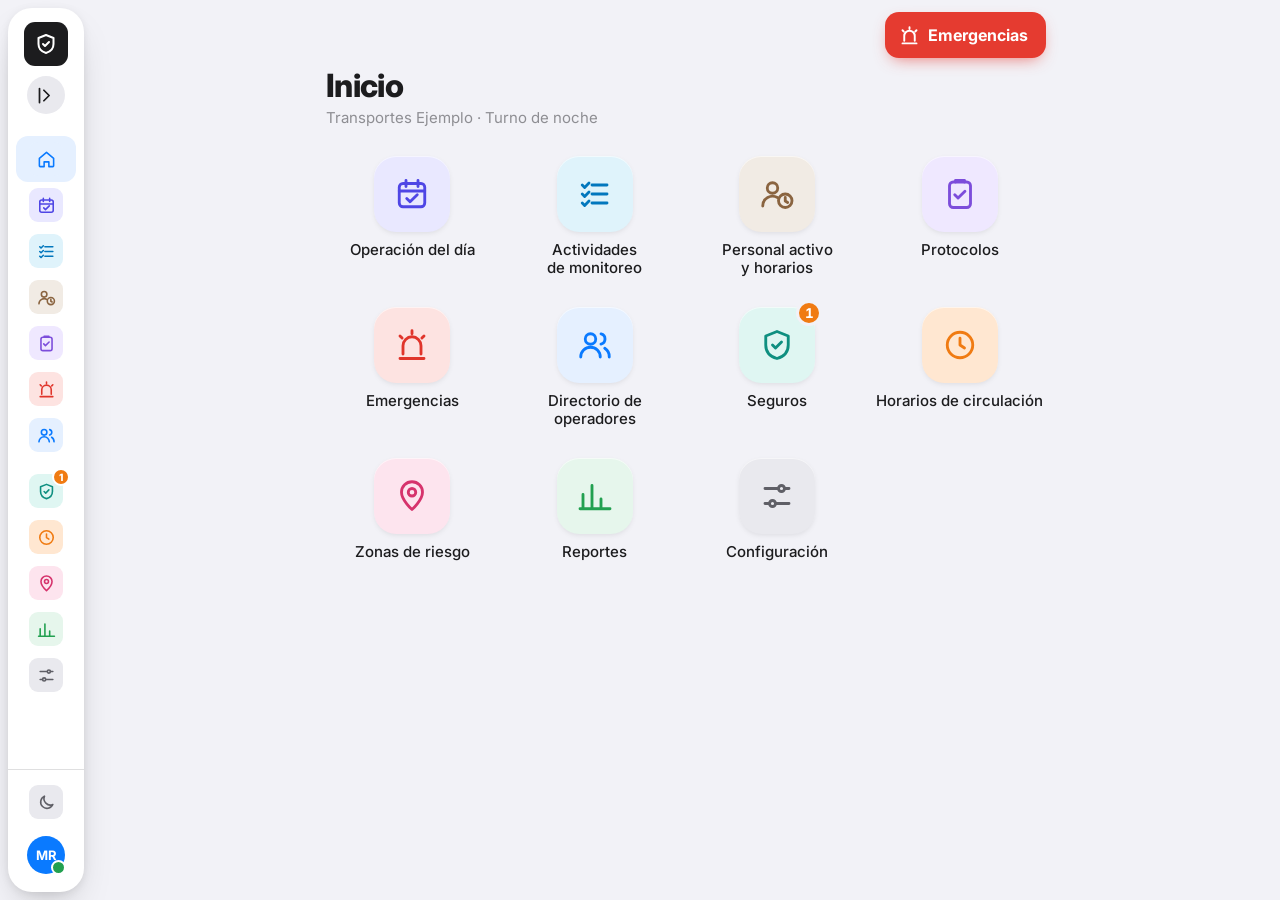
<file: app/index.html>
<!doctype html>
<html lang="es">
<head>
<meta charset="utf-8">
<meta name="viewport" content="width=device-width,initial-scale=1,viewport-fit=cover">
<title>Centinela</title>
<meta name="description" content="Protocolos, emergencias, seguros, horarios y zonas de riesgo para el monitoreo.">
<meta name="theme-color" content="#f2f2f7">
<meta name="apple-mobile-web-app-capable" content="yes">
<meta name="mobile-web-app-capable" content="yes">
<meta name="apple-mobile-web-app-status-bar-style" content="black-translucent">
<meta name="apple-mobile-web-app-title" content="Centinela">
<link rel="manifest" href="manifest.webmanifest">
<link rel="icon" href="icons/icon-192.png" type="image/png">
<link rel="apple-touch-icon" href="icons/apple-touch-icon.png">
<link rel="preconnect" href="https://fonts.googleapis.com">
<link rel="preconnect" href="https://fonts.gstatic.com" crossorigin>
<link rel="stylesheet" href="https://fonts.googleapis.com/css2?family=Inter:wght@400;500;600;700;800&display=swap">
<link rel="stylesheet" href="styles.css">
</head>
<body>
<div class="app" id="app">
  <main class="view" id="view" aria-live="polite"></main>
  <div class="scrim" data-a="close"></div>
  <nav class="drawer" id="drawer" aria-label="Menú principal"></nav>
  <div class="sheet-scrim" data-a="sheetclose"></div>
  <div class="sheet" id="sheet" role="dialog" aria-modal="true" aria-label="Confirmación"><div class="grab"></div><div class="sheet-c"></div><button class="cancel" data-a="sheetclose">Cancelar</button></div>
  <div class="toast" id="toast" role="status" aria-live="polite"></div>
</div>
<noscript>Centinela necesita JavaScript para funcionar.</noscript>
<script src="data.js"></script>
<script src="directorio.js"></script>
<script src="app.js"></script>
</body>
</html>
</file>
<file: app/styles.css>
/* Centinela · estilos v2
   Fondo claro y superficies blancas en listas agrupadas, al estilo de las apps del sistema.
   El color se reserva para prioridades, iconos de evento y el botón de Emergencias. */
:root{
  --bg:#f2f2f7; --surface:#ffffff; --surface-2:#f2f2f7; --fill:#e9e9ee;
  --ink:#1c1c1e; --ink-2:#5f5f66; --ink-3:#8e8e93; --sep:rgba(60,60,67,.16);
  --accent:#0a7aff; --on-accent:#ffffff; --accent-bg:#e5f0ff;
  --crit:#e0352b; --crit-ink:#b4231b; --crit-bg:#fdecea; --crit-tile:#fde3e1;
  --high:#f07b12; --high-ink:#a84f00; --high-bg:#fff2e5; --high-tile:#ffe7d1;
  --med:#e9b100; --med-ink:#7d5f00; --med-bg:#fff8dc; --med-tile:#fff1c2;
  --ok:#22a050; --ok-ink:#16733a; --ok-bg:#e6f6ec;
  --info:#0a7aff; --info-bg:#e5f0ff;
  --sos:#e53b30; --on-sos:#ffffff;
  --shadow:0 1px 2px rgba(0,0,0,.05),0 2px 10px -4px rgba(0,0,0,.08);
  --shadow-lg:0 18px 40px -16px rgba(0,0,0,.28),0 2px 8px rgba(0,0,0,.08);
  --scrim:rgba(0,0,0,.28); --focus:#0a7aff;
  --f:-apple-system,BlinkMacSystemFont,"SF Pro Text","Inter","Segoe UI",Roboto,system-ui,sans-serif;
  --ease:cubic-bezier(.22,.8,.26,1);
  --st:env(safe-area-inset-top,0px); --sb:env(safe-area-inset-bottom,0px);
  --sl:env(safe-area-inset-left,0px); --sr:env(safe-area-inset-right,0px);
}
@media (prefers-color-scheme:dark){:root:not([data-theme="light"]){
  --bg:#000000; --surface:#1c1c1e; --surface-2:#2c2c2e; --fill:#2c2c2e;
  --ink:#f5f5f7; --ink-2:#b4b4ba; --ink-3:#8e8e93; --sep:rgba(84,84,88,.6);
  --accent:#0a84ff; --accent-bg:#0b2a4d;
  --crit:#ff453a; --crit-ink:#ff8a82; --crit-bg:#3a1513; --crit-tile:#3d1714;
  --high:#ff9f0a; --high-ink:#ffbd5c; --high-bg:#33220a; --high-tile:#3a2709;
  --med:#ffd60a; --med-ink:#ffe066; --med-bg:#2f2a08; --med-tile:#363008;
  --ok:#30d158; --ok-ink:#5fe07f; --ok-bg:#0f2e18; --info:#0a84ff; --info-bg:#0b2a4d;
  --sos:#ff453a; --shadow:0 0 0 1px rgba(255,255,255,.04); --shadow-lg:0 18px 40px -16px rgba(0,0,0,.8);
  --scrim:rgba(0,0,0,.55); --focus:#0a84ff; color-scheme:dark}}
:root[data-theme="dark"]{
  --bg:#000000; --surface:#1c1c1e; --surface-2:#2c2c2e; --fill:#2c2c2e;
  --ink:#f5f5f7; --ink-2:#b4b4ba; --ink-3:#8e8e93; --sep:rgba(84,84,88,.6);
  --accent:#0a84ff; --accent-bg:#0b2a4d;
  --crit:#ff453a; --crit-ink:#ff8a82; --crit-bg:#3a1513; --crit-tile:#3d1714;
  --high:#ff9f0a; --high-ink:#ffbd5c; --high-bg:#33220a; --high-tile:#3a2709;
  --med:#ffd60a; --med-ink:#ffe066; --med-bg:#2f2a08; --med-tile:#363008;
  --ok:#30d158; --ok-ink:#5fe07f; --ok-bg:#0f2e18; --info:#0a84ff; --info-bg:#0b2a4d;
  --sos:#ff453a; --shadow:0 0 0 1px rgba(255,255,255,.04); --shadow-lg:0 18px 40px -16px rgba(0,0,0,.8);
  --scrim:rgba(0,0,0,.55); --focus:#0a84ff; color-scheme:dark}

*{box-sizing:border-box}
html,body{height:100%}
body{margin:0;background:var(--bg);color:var(--ink);font-family:var(--f);font-size:15px;line-height:1.4;-webkit-text-size-adjust:100%;-webkit-font-smoothing:antialiased;overscroll-behavior:none}
button,input,select,textarea{font:inherit;color:inherit}
button{cursor:pointer;-webkit-tap-highlight-color:transparent}
a{color:inherit;-webkit-tap-highlight-color:transparent}
:focus-visible{outline:2px solid var(--focus);outline-offset:2px}
.num{font-variant-numeric:tabular-nums}
[hidden]{display:none!important}

.app{position:fixed;inset:0;background:var(--bg);overflow:hidden;isolation:isolate}
.app.big{zoom:1.14}
.view{position:absolute;inset:0;overflow-y:auto;-webkit-overflow-scrolling:touch;
  padding:calc(var(--st) + 8px) max(16px,var(--sr)) calc(var(--sb) + 48px) max(16px,var(--sl));
  transition:opacity .15s var(--ease),transform .15s var(--ease)}
.view.enter{opacity:0;transform:translateY(5px)}
.wrap{max-width:720px;margin:0 auto}

/* Superficies */
.glass,.opaque,.card{background:var(--surface);box-shadow:var(--shadow);border:0}

/* Iconos: cuadro con tinte suave y glifo de color */
.ic{--tb:var(--fill);--tf:var(--ink-2);flex:none;width:34px;height:34px;border-radius:9px;display:grid;place-items:center;background:var(--tb);color:var(--tf);position:relative}
.ic svg{width:19px;height:19px}
.ic.lg{width:44px;height:44px;border-radius:11px}.ic.lg svg{width:24px;height:24px}
.t-crit,.c-alert,.c-sos{--tb:var(--crit-tile);--tf:var(--crit)}
.t-high,.c-time{--tb:var(--high-tile);--tf:var(--high)}
.t-med{--tb:var(--med-tile);--tf:var(--med-ink)}
.c-zone{--tb:#fde4ee;--tf:#d6336c}
.c-unit,.c-home{--tb:var(--accent-bg);--tf:var(--accent)}
.c-proto{--tb:#efe8ff;--tf:#7c4ddb}
.c-ins{--tb:#dff6f2;--tf:#0f8f80}
.c-log{--tb:#f1ebe4;--tf:#8a6440}
.c-rep{--tb:var(--ok-bg);--tf:var(--ok)}
.c-cfg{--tb:var(--fill);--tf:var(--ink-2)}
.c-brand{--tb:#1c1c1e;--tf:#ffffff}
.c-act{--tb:#dff3fb;--tf:#0277bd}
.c-op{--tb:#e9e8ff;--tf:#4f46e5}
:root[data-theme="dark"] .c-zone{--tb:#3a1424;--tf:#ff6b9a}
:root[data-theme="dark"] .c-proto{--tb:#2a1f45;--tf:#b39bff}
:root[data-theme="dark"] .c-ins{--tb:#0f2f2b;--tf:#4fd1c0}
:root[data-theme="dark"] .c-log{--tb:#33281d;--tf:#d2a77c}
:root[data-theme="dark"] .c-brand{--tb:#f5f5f7;--tf:#1c1c1e}
:root[data-theme="dark"] .c-act{--tb:#0d2c3a;--tf:#5cc8f5}
:root[data-theme="dark"] .c-op{--tb:#24224d;--tf:#a5a1ff}
@media (prefers-color-scheme:dark){:root:not([data-theme="light"]) .c-zone{--tb:#3a1424;--tf:#ff6b9a}
  :root:not([data-theme="light"]) .c-proto{--tb:#2a1f45;--tf:#b39bff}
  :root:not([data-theme="light"]) .c-ins{--tb:#0f2f2b;--tf:#4fd1c0}
  :root:not([data-theme="light"]) .c-log{--tb:#33281d;--tf:#d2a77c}
  :root:not([data-theme="light"]) .c-brand{--tb:#f5f5f7;--tf:#1c1c1e}
  :root:not([data-theme="light"]) .c-act{--tb:#0d2c3a;--tf:#5cc8f5}
  :root:not([data-theme="light"]) .c-op{--tb:#24224d;--tf:#a5a1ff}}

.btn-ic{width:42px;height:42px;border-radius:12px;display:grid;place-items:center;border:0;background:var(--surface);box-shadow:var(--shadow);position:relative;flex:none;color:var(--ink);text-decoration:none}
.btn-ic svg{width:21px;height:21px}
.badge{position:absolute;top:-5px;right:-5px;min-width:20px;height:20px;padding:0 5px;border-radius:10px;background:var(--crit);color:#fff;font-size:11.5px;font-weight:700;display:grid;place-items:center;border:2px solid var(--bg)}

/* Encabezado con título grande */
.topbar{display:grid;gap:10px;padding:4px 0 2px}
.topbar .bar{display:flex;align-items:center;justify-content:space-between;gap:12px}
.topbar .t{min-width:0}
.topbar h1{font-size:32px;line-height:1.1;font-weight:800;letter-spacing:-.02em;margin:0;text-wrap:balance}
.topbar small{display:block;color:var(--ink-3);font-size:15px;margin-top:4px}
.sos{display:flex;align-items:center;gap:8px;height:46px;padding:0 18px 0 14px;border-radius:14px;border:0;background:var(--sos);color:var(--on-sos);font-weight:700;font-size:16px;flex:none;
  box-shadow:0 6px 16px -6px color-mix(in srgb,var(--sos) 70%,transparent)}
.sos svg{width:21px;height:21px}
.sos:active{transform:scale(.97)}
@media (min-width:768px){.topbar .bar{justify-content:flex-end}}

.search{display:flex;align-items:center;gap:8px;margin-top:12px;padding:0 12px;height:44px;border-radius:12px;background:var(--fill);box-shadow:none}
.search svg{width:18px;height:18px;color:var(--ink-3);flex:none}
.search input{flex:1;min-width:0;border:0;background:none;outline:none;font-size:16px}
.search input::placeholder{color:var(--ink-3)}
.search:focus-within{outline:2px solid var(--focus);outline-offset:1px}

/* Control segmentado */
.tabs{display:flex;gap:2px;padding:3px;border-radius:12px;margin-top:12px;background:var(--fill);box-shadow:none}
.tabs button{flex:1;min-width:0;border:0;background:none;min-height:38px;border-radius:9px;font-weight:600;font-size:14px;color:var(--ink);display:flex;align-items:center;justify-content:center;gap:5px;white-space:nowrap;padding:0 4px}
.tabs button[aria-selected="true"],.tabs button[aria-pressed="true"]{background:var(--accent);color:var(--on-accent);box-shadow:0 1px 3px rgba(0,0,0,.15)}
.tabs .cnt{background:rgba(0,0,0,.08)}
.tabs [aria-selected="true"] .cnt,.tabs [aria-pressed="true"] .cnt{background:rgba(255,255,255,.25);color:#fff}
.pills{display:flex;gap:8px;overflow-x:auto;margin:12px -16px 0;padding:0 16px 2px;scrollbar-width:none}
.pills::-webkit-scrollbar{display:none}
.pills button{flex:none;min-height:36px;padding:0 14px;border-radius:999px;border:0;background:var(--surface);box-shadow:var(--shadow);font-weight:600;font-size:14px;color:var(--ink-2);display:flex;gap:6px;align-items:center}
.pills button[aria-pressed="true"],.pills button[aria-selected="true"]{background:var(--ink);color:var(--surface)}

/* Estado */
.pulse{display:flex;flex-wrap:wrap;gap:6px;margin-top:10px}
.chip{display:inline-flex;align-items:center;gap:6px;padding:5px 10px;border-radius:999px;font-size:12.5px;font-weight:600;background:var(--surface);box-shadow:var(--shadow);color:var(--ink-2)}
.chip.demo{background:var(--info-bg);color:var(--info);box-shadow:none}
.dot{width:8px;height:8px;border-radius:50%;background:var(--ok);flex:none}
.dot.off{background:var(--crit)}

/* Indicadores */
.kpis{display:grid;grid-template-columns:1fr 1fr;gap:10px;margin-top:14px}
@media (min-width:640px){.kpis{grid-template-columns:repeat(4,1fr)}}
.kpi{border-radius:16px;padding:14px;display:flex;flex-direction:column;gap:10px;text-decoration:none;color:inherit;background:var(--surface);box-shadow:var(--shadow);min-height:124px}
.kpi .top{display:flex;justify-content:space-between;align-items:flex-start;gap:6px}
.kpi .v{font-size:30px;font-weight:800;line-height:1;letter-spacing:-.02em}
.kpi .l{font-size:14px;font-weight:600;line-height:1.25}
.kpi .s{font-size:12.5px;color:var(--ink-3)}
.kpi.is-crit .v{color:var(--crit)}
.kpi.is-high .v{color:var(--high)}

/* Etiquetas de prioridad y estado: texto + color */
.pr{display:inline-flex;align-items:center;gap:4px;font-size:11px;font-weight:700;letter-spacing:.04em;text-transform:uppercase;padding:3px 7px;border-radius:6px;white-space:nowrap;line-height:1.3}
.pr svg{width:12px;height:12px;flex:none}
.pr-crit{background:var(--crit-bg);color:var(--crit-ink)}
.pr-high{background:var(--high-bg);color:var(--high-ink)}
.pr-med{background:var(--med-bg);color:var(--med-ink)}
.pr-ok{background:var(--ok-bg);color:var(--ok-ink)}
.pr-info{background:var(--info-bg);color:var(--info)}
.pr-off{background:var(--crit-bg);color:var(--crit-ink)}
.pr-muted{background:var(--fill);color:var(--ink-2)}

/* Encabezado de grupo */
.grp-h{display:flex;align-items:center;gap:8px;margin:22px 4px 8px;font-size:13px;font-weight:700;letter-spacing:.04em;text-transform:uppercase;color:var(--ink-2)}
.grp-h .pdot{width:10px;height:10px;border-radius:50%;flex:none}
.grp-h .n{margin-left:auto;font-weight:600;letter-spacing:0;text-transform:none;color:var(--ink-3)}
.pdot.crit{background:var(--crit)}.pdot.high{background:var(--high)}.pdot.med{background:var(--med)}.pdot.none{background:var(--ink-3)}
.sec-h{display:flex;justify-content:space-between;align-items:baseline;gap:10px;margin:22px 4px 8px}
.sec-h h2{font-size:13px;font-weight:700;letter-spacing:.04em;text-transform:uppercase;color:var(--ink-2);margin:0}
.sec-h span{font-size:13px;color:var(--ink-3)}

/* Lista agrupada */
.group{background:var(--surface);border-radius:14px;box-shadow:var(--shadow);overflow:hidden}
.list{display:grid;gap:0}
.li{display:flex;align-items:center;gap:12px;padding:12px 14px;min-height:64px;text-decoration:none;color:inherit;position:relative;width:100%;text-align:left;background:none;border:0}
.li+.li::before,.li+[hidden]+.li::before{content:"";position:absolute;top:0;left:72px;right:0;height:1px;background:var(--sep);transform:scaleY(.6)}
.li:active{background:var(--fill)}
.li .ic{width:44px;height:44px;border-radius:11px}.li .ic svg{width:24px;height:24px}
.li .body{flex:1;min-width:0}
.li .ttl{display:block;font-size:16px;font-weight:600;line-height:1.25}
.li .sub{display:block;font-size:13.5px;color:var(--ink-3);margin-top:2px}
.li .tags{display:flex;gap:6px;flex-wrap:wrap;margin-top:5px}
.li .end{display:flex;align-items:center;gap:6px;color:var(--ink-3);font-size:13px;flex:none}
.chev{width:18px;height:18px;color:#c4c4c7;flex:none}
.empty{padding:20px;text-align:center;color:var(--ink-3);border-radius:14px;background:var(--surface);box-shadow:var(--shadow)}

/* Cuadrícula de funciones en Inicio */
.apps{display:grid;grid-template-columns:repeat(3,1fr);gap:22px 10px;margin-top:22px}
@media (min-width:560px){.apps{grid-template-columns:repeat(4,1fr)}}
.app-i{display:flex;flex-direction:column;align-items:center;gap:9px;text-decoration:none;color:var(--ink);text-align:center;padding:4px 2px;border-radius:18px;min-width:0}
.app-i .ic{width:76px;height:76px;border-radius:22px;box-shadow:0 2px 6px -2px rgba(0,0,0,.12),inset 0 1px 0 rgba(255,255,255,.6)}
.app-i .ic svg{width:36px;height:36px;stroke-width:1.9}
.app-i .lbl{font-size:15px;font-weight:500;line-height:1.2;text-wrap:balance;overflow-wrap:anywhere}
.app-i .badge{top:-7px;right:-7px;min-width:26px;height:26px;font-size:13.5px;border-radius:13px;background:var(--high);border:3px solid var(--bg)}
.app-i:active .ic{transform:scale(.94)}
.app-i .ic{transition:transform .12s var(--ease)}

.dir-av{background:var(--accent-bg);color:var(--accent);width:44px;height:44px;font-size:14px}
.dir-av::after{display:none}

/* Horario semanal */
.wk{display:grid;gap:6px;align-items:stretch}
.wk-h{font-size:12px;font-weight:700;letter-spacing:.04em;text-transform:uppercase;color:var(--ink-2);text-align:center;padding:2px 0;overflow:hidden;text-overflow:ellipsis}
.wk-d{font-size:14px;font-weight:600;text-transform:capitalize;display:flex;flex-direction:column;justify-content:center;color:var(--ink-2)}
.wk-d small{font-size:11px;font-weight:700;color:var(--accent);text-transform:none}
.wk-d.today{color:var(--ink)}
.wk-c{display:grid;place-items:center;min-height:42px;border-radius:10px;border:0;font-size:13.5px;font-weight:700;position:relative;padding:0 4px}
.wk-c.today{box-shadow:inset 0 0 0 2px var(--accent)}
.wk-c.ov::after{content:"";position:absolute;top:5px;right:6px;width:7px;height:7px;border-radius:50%;background:var(--crit)}
.sh-d{background:var(--med-bg);color:var(--med-ink)}
.sh-n{background:var(--accent-bg);color:var(--accent)}
.sh-r{background:var(--fill);color:var(--ink-2)}
.wk-nav{display:flex;align-items:center;justify-content:space-between;gap:10px;margin-bottom:12px}
.wk-nav b{font-size:15.5px}
.wk-nav .btn-ic{box-shadow:none;background:var(--fill);width:40px;height:40px;border-radius:50%}
.prog{height:8px;border-radius:4px;background:var(--fill);overflow:hidden;margin-top:10px}
.prog span{display:block;height:100%;background:var(--ok);border-radius:4px;transition:width .3s var(--ease)}
.steps .pr{vertical-align:2px}

/* ---------- Menú lateral ---------- */
.scrim{position:absolute;inset:0;background:var(--scrim);opacity:0;pointer-events:none;transition:opacity .24s var(--ease);z-index:20}
.drawer{position:absolute;top:calc(var(--st) + 8px);bottom:calc(var(--sb) + 8px);left:max(8px,var(--sl));width:min(86%,320px);border-radius:24px;z-index:21;display:flex;flex-direction:column;
  background:var(--surface);box-shadow:var(--shadow-lg);
  transform:translateX(calc(-100% - 24px));transition:transform .28s var(--ease),width .24s var(--ease),visibility 0s .28s;visibility:hidden;overflow:hidden}
.menu-open .drawer{transform:none;visibility:visible;transition:transform .28s var(--ease),width .24s var(--ease)}
.menu-open .scrim{opacity:1;pointer-events:auto}
.d-head{display:flex;align-items:center;gap:10px;padding:16px 12px 10px 16px}
.d-head .n{flex:1;min-width:0}
.d-head b{display:block;font-size:17px;font-weight:800}
.d-head small{color:var(--ink-3);font-size:13px;display:block;white-space:nowrap;overflow:hidden;text-overflow:ellipsis}
.d-head .btn-ic{width:38px;height:38px;border-radius:50%;background:var(--fill);box-shadow:none}
.d-search{margin:0 12px 6px;height:40px;border-radius:11px;display:flex;gap:8px;align-items:center;padding:0 12px;background:var(--fill)}
.d-search svg{width:16px;height:16px;color:var(--ink-3);flex:none}
.d-search input{border:0;background:none;outline:none;flex:1;min-width:0;font-size:15px}
.d-search:focus-within{outline:2px solid var(--focus)}
.d-body{flex:1;overflow-y:auto;padding:4px 8px 8px;scrollbar-width:none}
.d-body::-webkit-scrollbar{display:none}
.grp{font-size:12px;font-weight:700;letter-spacing:.06em;text-transform:uppercase;color:var(--ink-3);padding:12px 10px 4px;white-space:nowrap}
.item{display:flex;align-items:center;gap:12px;width:100%;min-height:46px;padding:5px 8px;border:0;border-radius:12px;background:none;text-align:left;font-size:15.5px;font-weight:500;white-space:nowrap;text-decoration:none;color:inherit}
.item:active{background:var(--fill)}
.item .lbl{flex:1;min-width:0;overflow:hidden;text-overflow:ellipsis}
.item[aria-current="page"]{background:var(--accent-bg);color:var(--accent);font-weight:700}
.cnt{font-size:12px;font-weight:700;color:var(--ink-2);padding:2px 7px;border-radius:8px;background:var(--fill);flex:none}
.cnt.crit{background:var(--crit);color:#fff}
.cnt.warn{background:var(--high);color:#fff}
.mini{display:none;position:absolute;top:-6px;right:-7px;min-width:18px;height:18px;padding:0 4px;border-radius:9px;font-size:10px;font-weight:800;place-items:center;background:var(--ink-2);color:var(--surface);border:2px solid var(--surface)}
.mini.crit{background:var(--crit);color:#fff}.mini.warn{background:var(--high);color:#fff}
.item .chev{transition:transform .2s var(--ease)}
.item[aria-expanded="true"] .chev{transform:rotate(90deg)}
.sub{display:grid;grid-template-rows:0fr;transition:grid-template-rows .24s var(--ease)}
.sub.open{grid-template-rows:1fr}
.sub>div{overflow:hidden;padding-left:46px}
.sub a{display:flex;justify-content:space-between;align-items:center;min-height:42px;padding:0 10px;border-radius:10px;font-size:15px;color:var(--ink-2);text-decoration:none}
.sub a:active{background:var(--fill)}
.ops{margin:6px 12px 8px;padding:12px;border-radius:14px;background:var(--surface-2);display:grid;grid-template-columns:1fr 1fr;gap:10px 12px}
.ops div{min-width:0}
.ops small{display:block;font-size:11px;color:var(--ink-3);text-transform:uppercase;letter-spacing:.05em;font-weight:600}
.ops b{font-size:13.5px;display:flex;align-items:center;gap:6px}
.d-foot{border-top:1px solid var(--sep);padding:8px 12px 12px;display:grid;gap:4px}
.row{display:flex;align-items:center;gap:12px;min-height:48px;padding:0 4px;text-decoration:none;color:inherit}
.row .lbl{flex:1;font-weight:500;min-width:0}
.row .lbl small{display:block;color:var(--ink-3);font-size:13px;font-weight:400}
.switch{width:51px;height:31px;border-radius:16px;border:0;background:var(--fill);position:relative;flex:none;transition:background .2s}
.switch::after{content:"";position:absolute;top:2px;left:2px;width:27px;height:27px;border-radius:50%;background:#fff;box-shadow:0 2px 5px rgba(0,0,0,.25);transition:transform .2s var(--ease)}
.switch[aria-checked="true"]{background:var(--ok)}
.switch[aria-checked="true"]::after{transform:translateX(20px)}
.avatar{width:38px;height:38px;border-radius:50%;display:grid;place-items:center;font-weight:700;font-size:13px;color:#fff;background:var(--accent);position:relative;flex:none}
.avatar::after{content:"";position:absolute;right:-1px;bottom:-1px;width:11px;height:11px;border-radius:50%;background:var(--ok);border:2px solid var(--surface)}
.expand{display:none}

/* Tableta: barra compacta que se expande al tocar */
@media (min-width:768px){
  .view{padding-left:calc(max(16px,var(--sl)) + 92px)}
  .drawer{transform:none;visibility:visible;width:76px;transition:width .24s var(--ease)}
  .menu-btn{display:none!important}
  .expand{display:grid}
  .app:not(.menu-open) .drawer .n,.app:not(.menu-open) .drawer .d-search,.app:not(.menu-open) .drawer .lbl,
  .app:not(.menu-open) .drawer .cnt,.app:not(.menu-open) .drawer .chev,.app:not(.menu-open) .drawer .ops,
  .app:not(.menu-open) .drawer .sub,.app:not(.menu-open) .drawer [data-close],.app:not(.menu-open) .drawer .switch{display:none}
  .app:not(.menu-open) .drawer .grp{visibility:hidden;height:10px;padding:0}
  .app:not(.menu-open) .drawer .mini{display:grid}
  .app:not(.menu-open) .d-head{flex-direction:column;padding:14px 0 8px}
  .app:not(.menu-open) .item,.app:not(.menu-open) .row{justify-content:center;padding:6px 0}
  .app:not(.menu-open) .d-foot{padding:8px 0 12px}
  .menu-open .drawer{width:310px}
  .menu-open .expand{display:none}
}

/* ---------- Detalle ---------- */
.banner{margin-top:14px;border-radius:16px;padding:16px;display:grid;gap:8px;background:var(--surface);box-shadow:var(--shadow)}
.banner h2{margin:0;font-size:21px;line-height:1.2;font-weight:800;letter-spacing:-.01em;text-wrap:balance}
.banner .meta{display:flex;justify-content:space-between;flex-wrap:wrap;gap:4px 10px;font-size:13.5px;font-weight:600;color:var(--ink-2)}
.banner .head{display:flex;align-items:center;gap:12px}
.banner.b-crit{background:var(--crit-bg)}.banner.b-crit h2{color:var(--crit-ink)}
.banner.b-high{background:var(--high-bg)}.banner.b-high h2{color:var(--high-ink)}
.banner.b-med{background:var(--med-bg)}.banner.b-med h2{color:var(--med-ink)}
.banner .tags{display:flex;align-items:center;gap:6px;flex-wrap:wrap}
.card{margin-top:12px;border-radius:16px;padding:16px}
.card h3{margin:0 0 12px;font-size:17px;font-weight:700;display:flex;align-items:center;gap:10px}
.card p{margin:0 0 8px;color:var(--ink-2)}
.card .group{box-shadow:none;background:none;margin:0 -16px -16px}
.kv{display:grid;grid-template-columns:1fr 1fr;gap:12px}
.kv>div{min-width:0}
.kv small{display:block;font-size:12px;color:var(--ink-3);font-weight:500;margin-bottom:1px}
.kv b{font-size:15.5px;font-weight:600;overflow-wrap:anywhere}
.kv .full{grid-column:1/-1}
.actions{display:grid;gap:10px;margin-top:12px}
@media (min-width:640px){.actions{grid-template-columns:1fr 1fr}}
.act{display:flex;align-items:center;gap:12px;min-height:58px;padding:0 14px;border-radius:14px;font-weight:700;font-size:16px;text-align:left;width:100%;text-decoration:none;color:var(--ink);border:0;background:var(--surface);box-shadow:var(--shadow)}
.act .grow{flex:1;min-width:0}
.act.primary{background:var(--accent);color:var(--on-accent)}
.act.primary .ic{--tb:rgba(255,255,255,.2);--tf:#fff}
.act.danger{background:var(--sos);color:var(--on-sos)}
.act.danger .ic{--tb:rgba(255,255,255,.2);--tf:#fff}
.act small{display:block;font-weight:500;font-size:13px;opacity:.8}
.act:active{transform:scale(.99)}
.steps{list-style:none;margin:0;padding:0;display:grid;gap:8px}
.steps button,.steps .st{display:flex;gap:12px;align-items:flex-start;width:100%;text-align:left;border:0;background:var(--surface-2);border-radius:12px;padding:12px;min-height:50px;font-size:15px}
.box{flex:none;width:24px;height:24px;border-radius:50%;border:2px solid var(--ink-3);display:grid;place-items:center;margin-top:-1px}
.box svg{width:14px;height:14px;opacity:0}
.steps [aria-checked="true"] .box{background:var(--ok);border-color:var(--ok);color:#fff}
.steps [aria-checked="true"] .box svg{opacity:1}
.steps [aria-checked="true"] .txt{color:var(--ink-3);text-decoration:line-through}
.n-step{flex:none;width:26px;height:26px;border-radius:50%;background:var(--accent);color:#fff;display:grid;place-items:center;font-size:13px;font-weight:700}
.tl{list-style:none;margin:0;padding:0;display:grid;gap:14px}
.tl li{display:grid;grid-template-columns:48px 1fr;gap:10px;font-size:14.5px}
.tl time{color:var(--ink-3);font-weight:600}
.note{display:flex;gap:8px;margin-top:14px;flex-wrap:wrap}
.note input,.note select,.field{flex:1;min-width:0;height:46px;border-radius:12px;border:0;background:var(--fill);padding:0 12px;outline:none;font-size:16px}
.note select{flex:0 0 auto}
.note input:focus,.note select:focus,.field:focus{outline:2px solid var(--focus)}
.note button,.btn{height:46px;padding:0 18px;border-radius:12px;border:0;background:var(--accent);color:#fff;font-weight:700}
.btn.ghost{background:var(--fill);color:var(--ink)}
textarea.field{height:auto;min-height:90px;padding:10px 12px;resize:vertical;width:100%;font-size:15px}
.link{display:inline-flex;align-items:center;gap:6px;color:var(--accent);font-weight:600;text-decoration:none;min-height:44px}
.link svg{width:17px;height:17px}
.units-mini{display:flex;flex-wrap:wrap;gap:6px;margin-top:6px}
.units-mini a{display:inline-flex;align-items:center;gap:4px;min-height:36px;padding:0 12px;border-radius:10px;background:var(--accent-bg);color:var(--accent);font-weight:600;font-size:14px;text-decoration:none}

/* ---------- Hoja inferior ---------- */
.sheet-scrim{position:absolute;inset:0;background:var(--scrim);z-index:30;opacity:0;pointer-events:none;transition:opacity .2s}
.sheet{position:absolute;left:max(8px,var(--sl));right:max(8px,var(--sr));bottom:calc(var(--sb) + 8px);z-index:31;max-width:520px;margin:0 auto;max-height:calc(100% - var(--st) - 40px);overflow-y:auto;
  border-radius:24px;padding:8px 16px 16px;background:var(--surface);box-shadow:var(--shadow-lg);
  transform:translateY(calc(100% + 40px));transition:transform .22s var(--ease),visibility 0s .22s;visibility:hidden}
.sheet-on .sheet{transform:none;visibility:visible;transition:transform .22s var(--ease)}
.sheet-on .sheet-scrim{opacity:1;pointer-events:auto}
.grab{width:38px;height:5px;border-radius:3px;background:var(--fill);margin:4px auto 12px}
.sheet h3{margin:0 0 4px;font-size:20px;font-weight:800}
.sheet p{margin:0 0 12px;color:var(--ink-2);font-size:14.5px}
.opt{display:flex;align-items:center;gap:12px;padding:12px 0;border-top:1px solid var(--sep)}
.opt .grow{flex:1;min-width:0}
.opt b{display:block;font-size:16px;font-weight:600}
.tel{font-size:14px;color:var(--ink-2);user-select:all;-webkit-user-select:all;font-variant-numeric:tabular-nums}
.call{height:42px;padding:0 16px;border-radius:21px;border:0;background:var(--sos);color:var(--on-sos);font-weight:700;flex:none;font-size:15px}
.call.neutral{background:var(--accent);color:#fff}
.cancel{margin-top:10px;width:100%;height:50px;border-radius:14px;border:0;background:var(--fill);font-weight:600;font-size:16px}
.toast{position:absolute;left:16px;right:16px;bottom:calc(var(--sb) + 22px);z-index:40;max-width:480px;margin:0 auto;padding:13px 16px;border-radius:14px;background:var(--ink);color:var(--surface);font-size:14.5px;font-weight:500;
  opacity:0;transform:translateY(8px);transition:opacity .2s,transform .2s;pointer-events:none}
.toast.on{opacity:1;transform:none}
.install{display:flex;gap:12px;align-items:center;margin-top:12px;padding:12px 14px;border-radius:14px}
.install .btn{height:38px;padding:0 14px}
.install .btn-ic{box-shadow:none;background:var(--fill);width:36px;height:36px;border-radius:50%}

@media (prefers-reduced-motion:reduce){*,*::before,*::after{transition-duration:0s!important;animation:none!important}}
.rm *,.rm *::before,.rm *::after{transition-duration:0s!important;animation:none!important}
</file>
